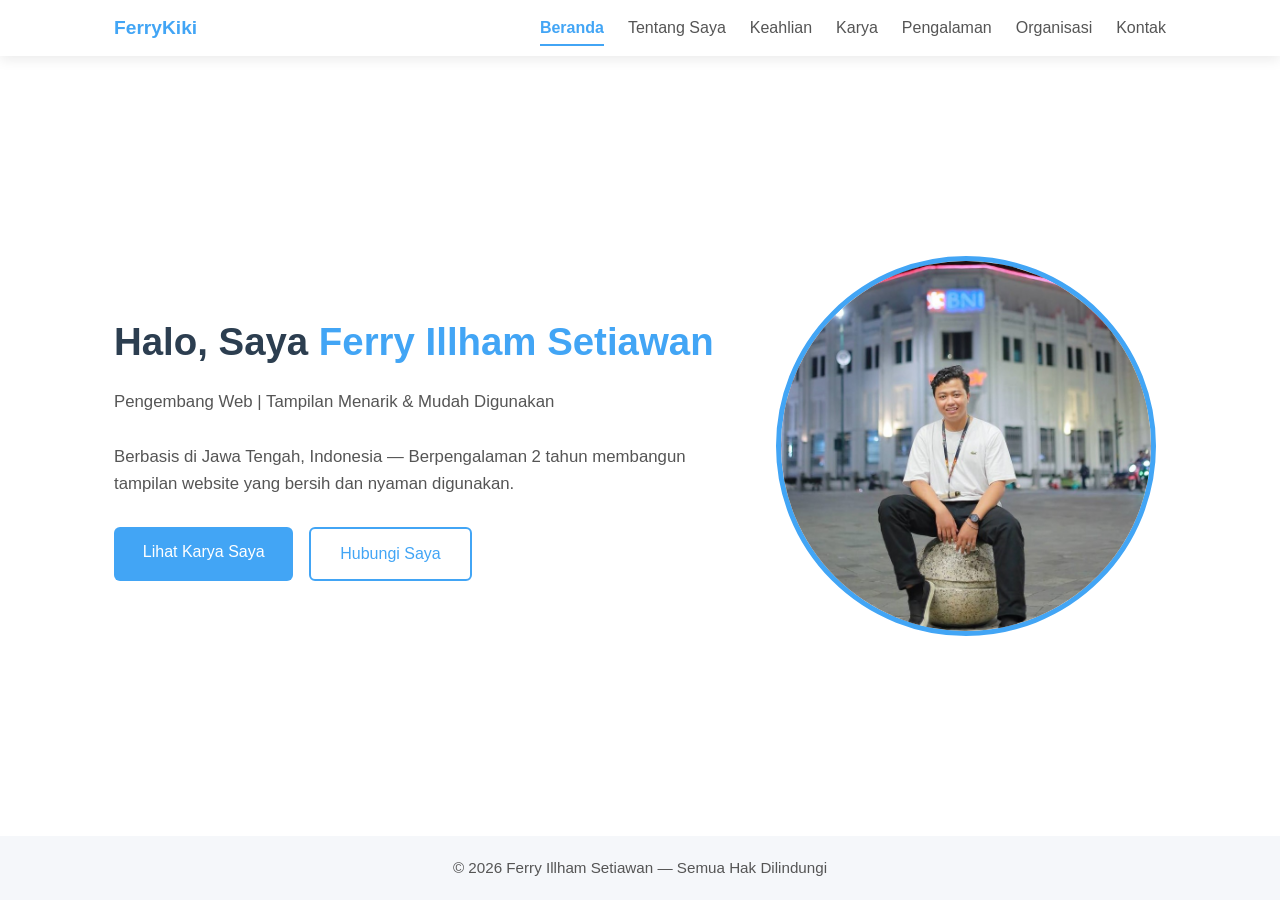
<file: index.html>
<!DOCTYPE html>
<html lang="id">
<head>
    <meta charset="UTF-8">
    <meta name="viewport" content="width=device-width, initial-scale=1.0">
    <title>Portofolio — Ferry Illham Setiawan</title>
    <link rel="stylesheet" href="style.css">
</head>
<body>
    <!-- Navigasi -->
    <nav class="navbar">
        <div class="nav-container">
            <a href="index.html" class="logo">FerryKiki</a>
            <ul class="nav-menu">
                <li><a href="index.html" class="aktif">Beranda</a></li>
                <li><a href="tentang.html">Tentang Saya</a></li>
                <li><a href="keahlian.html">Keahlian</a></li>
                <li><a href="karya.html">Karya</a></li>
                <li><a href="pengalaman.html">Pengalaman</a></li>
                <li><a href="organisasi.html">Organisasi</a></li>
                <li><a href="kontak.html">Kontak</a></li>
            </ul>
            <div class="tombol-menu" id="tombolMenu">☰</div>
        </div>
    </nav>

    <!-- Bagian Utama -->
    <section class="beranda">
        <div class="beranda-kotak">
            <h1>Halo, Saya <span>Ferry Illham Setiawan</span></h1>
            <p class="sub-judul">Pengembang Web | Tampilan Menarik & Mudah Digunakan</p>
            <p>Berbasis di Jawa Tengah, Indonesia — Berpengalaman 2 tahun membangun tampilan website yang bersih dan nyaman digunakan.</p>
            <div class="tombol-grup">
                <a href="karya.html" class="tombol utama">Lihat Karya Saya</a>
                <a href="kontak.html" class="tombol sekunder">Hubungi Saya</a>
            </div>
        </div>
        <div class="beranda-gambar">
            <!-- Ganti foto -->
            <img src="fotoku.jpg" alt="Foto Ferry Illham Setiawan" class="foto-profil">
        </div>
    </section>

    <!-- Footer -->
    <footer class="footer">
        <p>&copy; 2026 Ferry Illham Setiawan — Semua Hak Dilindungi</p>
    </footer>

    <script src="script.js"></script>
</body>
</html>
</file>
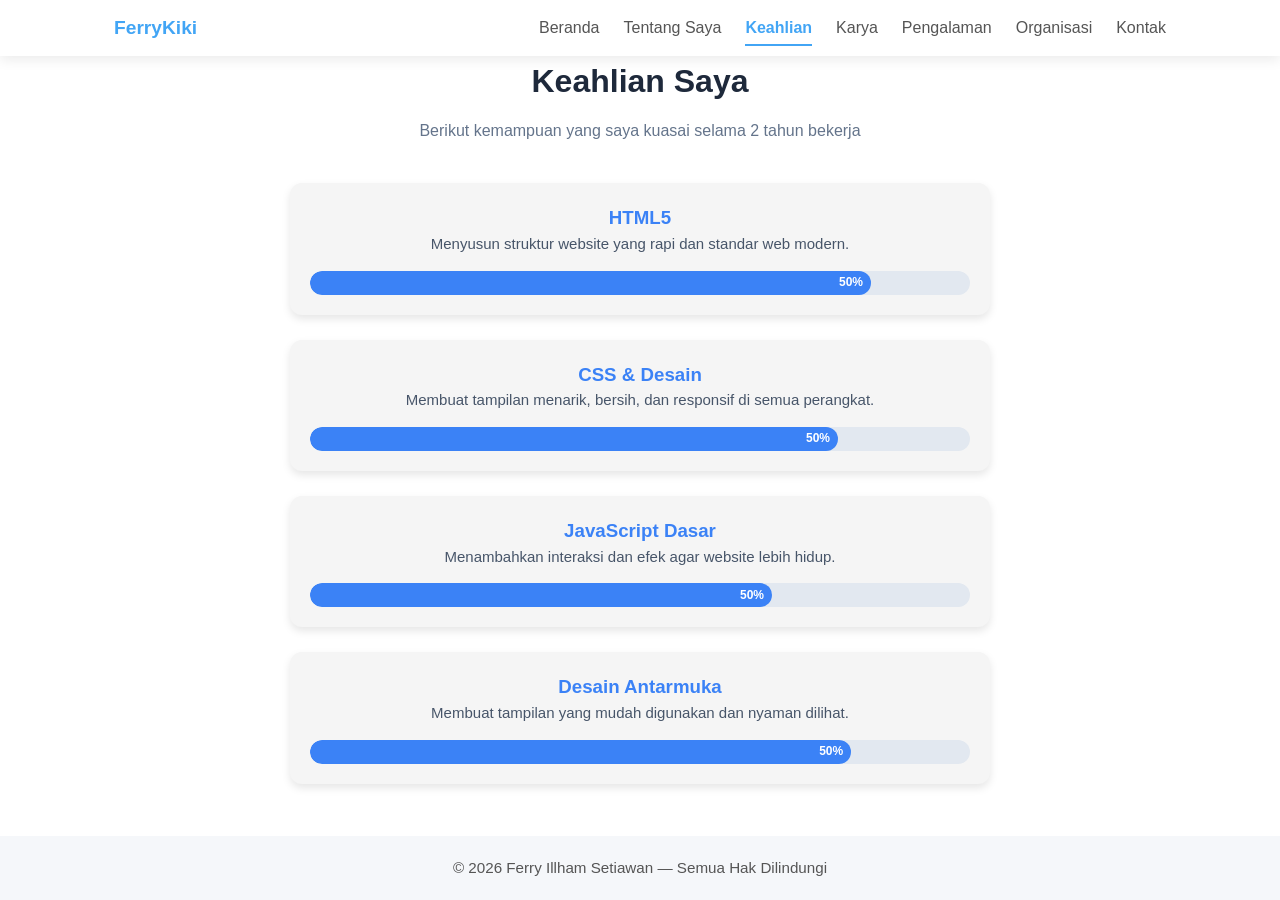
<file: keahlian.html>
<!DOCTYPE html>
<html lang="id">
<head>
    <meta charset="UTF-8">
    <meta name="viewport" content="width=device-width, initial-scale=1.0">
    <title>Keahlian — Ferry Illham Setiawan</title>
    <link rel="stylesheet" href="style.css">
</head>
<body>
    <nav class="navbar">
        <div class="nav-container">
            <a href="index.html" class="logo">FerryKiki</a>
            <ul class="nav-menu">
                <li><a href="index.html">Beranda</a></li>
                <li><a href="tentang.html">Tentang Saya</a></li>
                <li><a href="keahlian.html" class="aktif">Keahlian</a></li>
                <li><a href="karya.html">Karya</a></li>
                <li><a href="pengalaman.html">Pengalaman</a></li>
                <li><a href="organisasi.html">Organisasi</a></li>
                <li><a href="kontak.html">Kontak</a></li>
            </ul>
            <div class="tombol-menu" id="tombolMenu">☰</div>
        </div>
    </nav>

    <section class="skills-section">
    <h2>Keahlian Saya</h2>
    <p class="subtitle">Berikut kemampuan yang saya kuasai selama 2 tahun bekerja</p>

   <div class="skills-container">
    <!-- Kartu HTML5 -->
    <div class="skill-card">
        <h3>HTML5</h3>
        <p>Menyusun struktur website yang rapi dan standar web modern.</p>
        <div class="progress-bar-wrap">
            <div class="progress-bar" data-percent="85">
                <span class="percent-text">0%</span>
            </div>
        </div>
    </div>

    <!-- Kartu CSS & Desain -->
    <div class="skill-card">
        <h3>CSS & Desain</h3>
        <p>Membuat tampilan menarik, bersih, dan responsif di semua perangkat.</p>
        <div class="progress-bar-wrap">
            <div class="progress-bar" data-percent="80">
                <span class="percent-text">0%</span>
            </div>
        </div>
    </div>

    <!-- Kartu JavaScript Dasar -->
    <div class="skill-card">
        <h3>JavaScript Dasar</h3>
        <p>Menambahkan interaksi dan efek agar website lebih hidup.</p>
        <div class="progress-bar-wrap">
            <div class="progress-bar" data-percent="70">
                <span class="percent-text">0%</span>
            </div>
        </div>
    </div>

    <!-- Kartu Desain Antarmuka -->
    <div class="skill-card">
        <h3>Desain Antarmuka</h3>
        <p>Membuat tampilan yang mudah digunakan dan nyaman dilihat.</p>
        <div class="progress-bar-wrap">
            <div class="progress-bar" data-percent="82">
                <span class="percent-text">0%</span>
            </div>
        </div>
    </div>
</div>
</section>

    <footer class="footer">
        <p>&copy; 2026 Ferry Illham Setiawan — Semua Hak Dilindungi</p>
    </footer>

    <script src="script.js"></script>
</body>
</html>
</file>
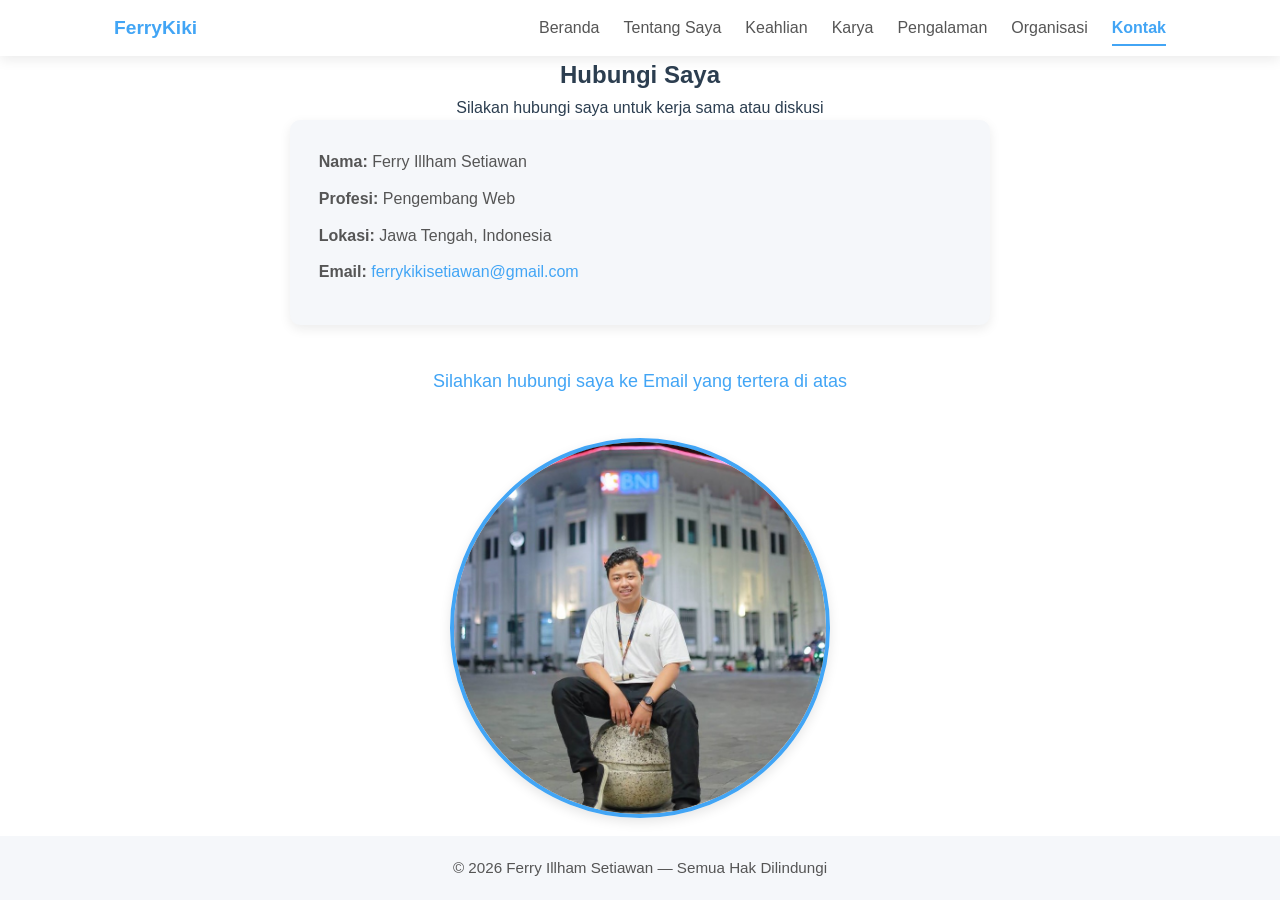
<file: kontak.html>
<!DOCTYPE html>
<html lang="id">
<head>
    <meta charset="UTF-8">
    <meta name="viewport" content="width=device-width, initial-scale=1.0">
    <title>Kontak — Ferry Illham Setiawan</title>
    <link rel="stylesheet" href="style.css">
</head>
<body>
    <nav class="navbar">
        <div class="nav-container">
            <a href="index.html" class="logo">FerryKiki</a>
            <ul class="nav-menu">
                <li><a href="index.html">Beranda</a></li>
                <li><a href="tentang.html">Tentang Saya</a></li>
                <li><a href="keahlian.html">Keahlian</a></li>
                <li><a href="karya.html">Karya</a></li>
                <li><a href="pengalaman.html">Pengalaman</a></li>
                <li><a href="organisasi.html">Organisasi</a></li>
                <li><a href="kontak.html" class="aktif">Kontak</a></li>
            </ul>
            <div class="tombol-menu" id="tombolMenu">☰</div>
        </div>
    </nav>

    <section class="kontak-section">
    <h2>Hubungi Saya</h2>
    <p class="subtitle">Silakan hubungi saya untuk kerja sama atau diskusi</p>

    <div class="kontak-kotak">
        <!-- Kartu Informasi Kontak -->
        <div class="info-kontak">
            <p><strong>Nama:</strong> Ferry Illham Setiawan</p>
            <p><strong>Profesi:</strong> Pengembang Web</p>
            <p><strong>Lokasi:</strong> Jawa Tengah, Indonesia</p>
            <p><strong>Email:</strong> 
                <a href="mailto:ferrykikisetiawan@gmail.com" class="email-link">ferrykikisetiawan@gmail.com</a>
            </p>
        </div>

        <!-- Kalimat Instruksi -->
        <div class="pesan-instruksi">
            <p>Silahkan hubungi saya ke Email yang tertera di atas</p>
        </div>

        <!-- Foto Kamu -->
        <div class="foto-kontak">
            <img src="fotoku.jpg" alt="Ferry Illham Setiawan">
        </div>
    </div>
</section>

<footer class="footer">
    <p>&copy; 2026 Ferry Illham Setiawan — Semua Hak Dilindungi</p>
</footer>

    <script src="script.js"></script>
</body>
</html>
</file>
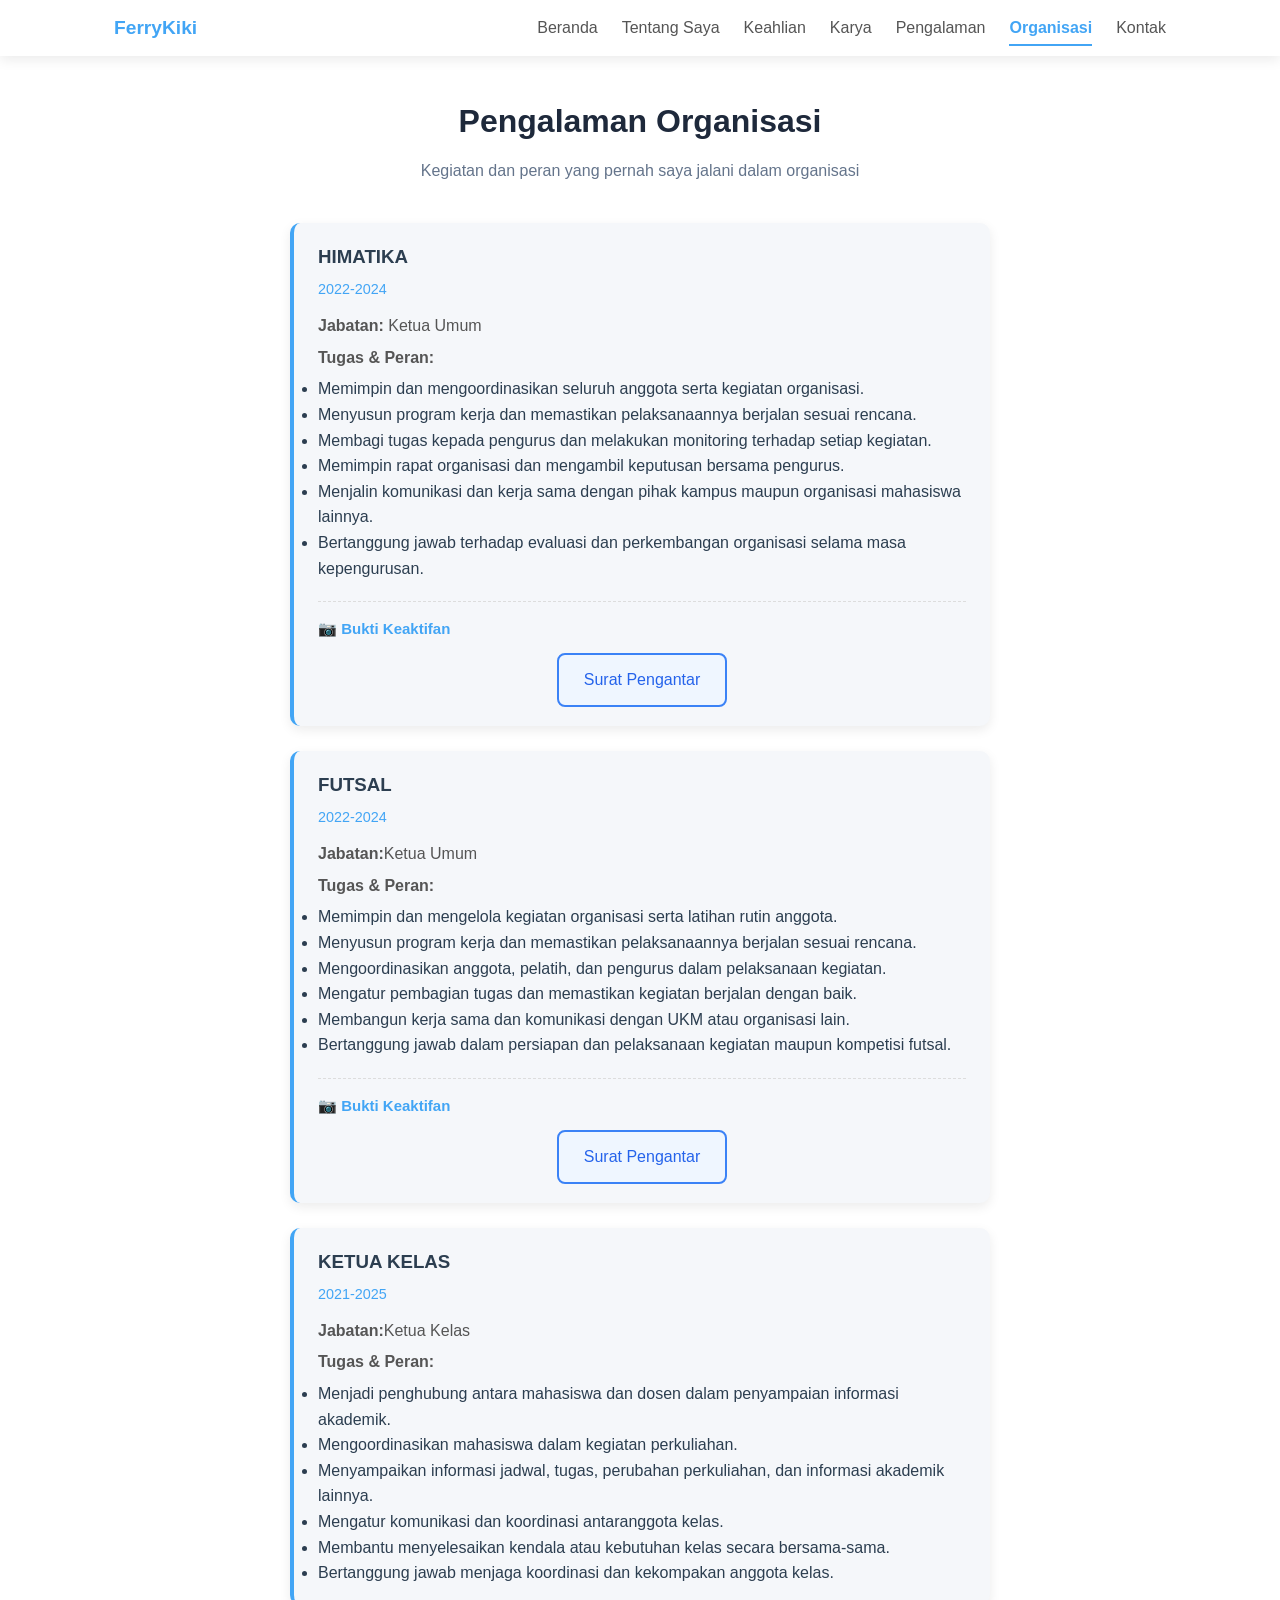
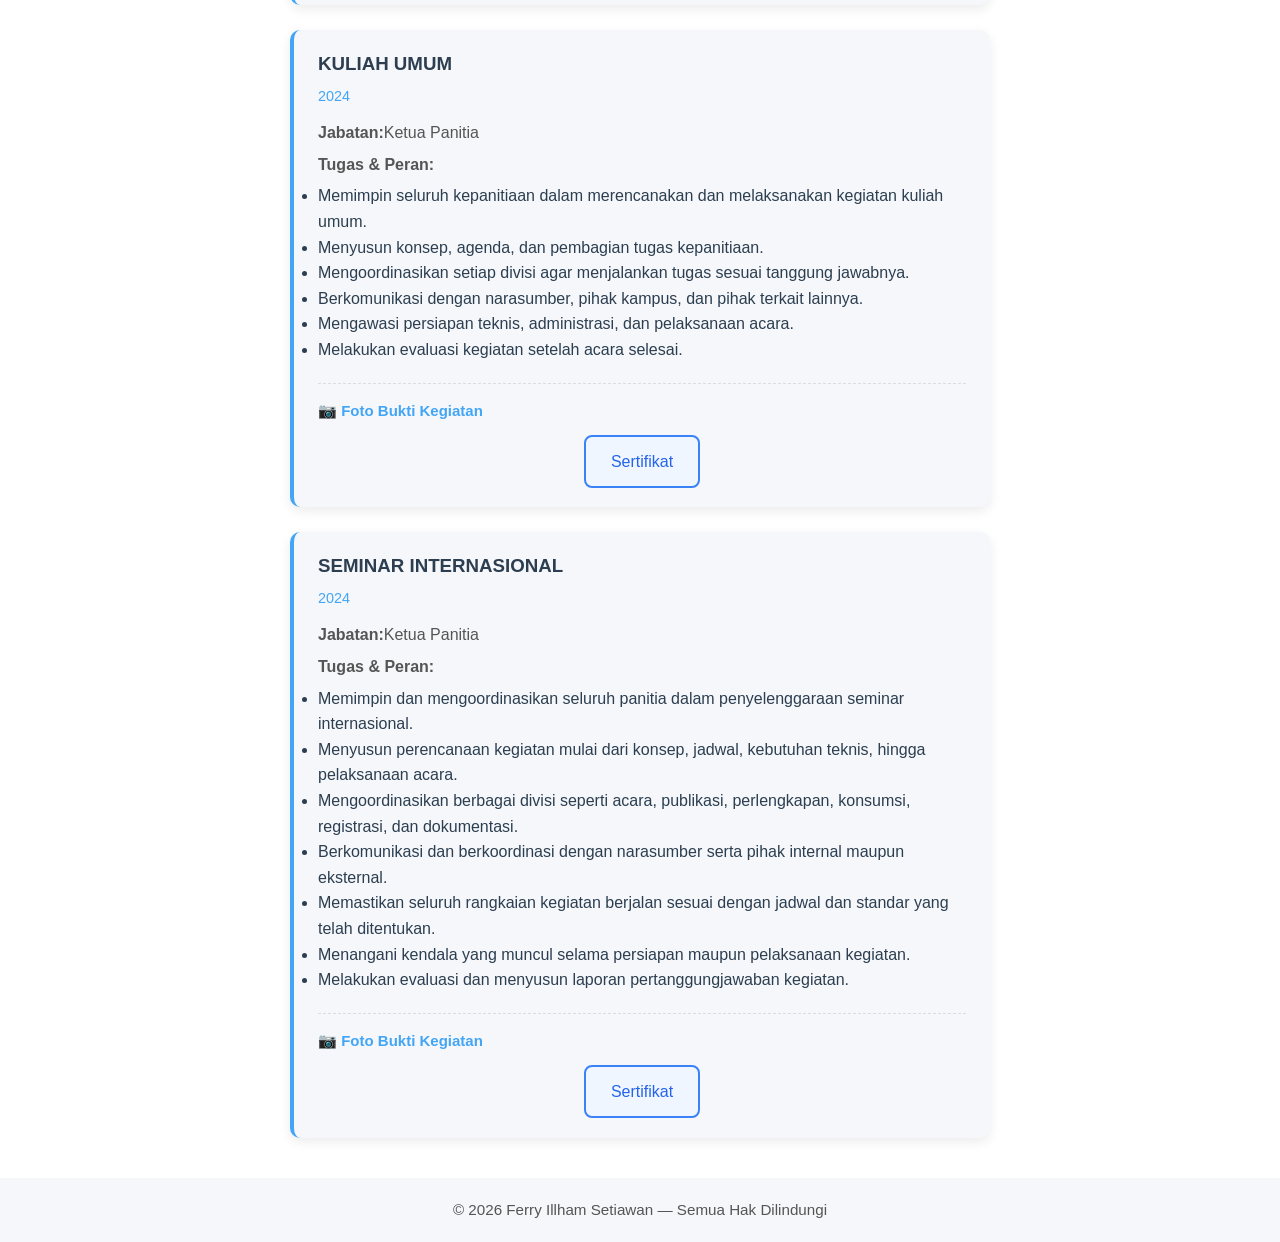
<file: organisasi.html>
<!DOCTYPE html>
<html lang="id">
<head>
    <meta charset="UTF-8">
    <meta name="viewport" content="width=device-width, initial-scale=1.0">
    <title>Pengalaman — Ferry Illham Setiawan</title>
    <link rel="stylesheet" href="style.css">
</head>
<body>
    <nav class="navbar">
        <div class="nav-container">
            <a href="index.html" class="logo">FerryKiki</a>
            <ul class="nav-menu">
                <li><a href="index.html">Beranda</a></li>
                <li><a href="tentang.html">Tentang Saya</a></li>
                <li><a href="keahlian.html">Keahlian</a></li>
                <li><a href="karya.html">Karya</a></li>
                <li><a href="pengalaman.html">Pengalaman</a></li>
                <li><a href="organisasi.html" class="aktif">Organisasi</a></li>
                <li><a href="kontak.html">Kontak</a></li>
            </ul>
            <div class="tombol-menu" id="tombolMenu">☰</div>
        </div>
    </nav>

    <!-- Isi Halaman Organisasi -->
    <section class="organisasi-section">
        <h2>Pengalaman Organisasi</h2>
        <p class="subtitle">Kegiatan dan peran yang pernah saya jalani dalam organisasi</p>
        <div class="daftar-organisasi">
            <div class="item-organisasi">
                <h3>HIMATIKA</h3>
                <p class="periode">2022-2024</p>
                <p><strong>Jabatan:</strong> Ketua Umum</p>
                <p><strong>Tugas & Peran:</strong></p>
                    <ul style="list-style-type: disc;">
                        <li>Memimpin dan mengoordinasikan seluruh anggota serta kegiatan organisasi.</li>
                        <li>Menyusun program kerja dan memastikan pelaksanaannya berjalan sesuai rencana.</li>
                        <li>Membagi tugas kepada pengurus dan melakukan monitoring terhadap setiap kegiatan.</li>
                        <li>Memimpin rapat organisasi dan mengambil keputusan bersama pengurus.</li>
                        <li>Menjalin komunikasi dan kerja sama dengan pihak kampus maupun organisasi mahasiswa lainnya.</li>
                        <li>Bertanggung jawab terhadap evaluasi dan perkembangan organisasi selama masa kepengurusan.</li>
                    </ul>
                    <div class="bukti-foto">
                <h4>📷 Bukti Keaktifan</h4>
                <div class="galeri-bukti">
                    <div class="foto-item">
                        <a href="organisasi/HIMATIKA.png" target="_blank" class="tautan-foto"> Surat Pengantar </a>
                    </div>
                </div>
            </div>
            </div>
            <div class="item-organisasi">
                <h3>FUTSAL</h3>
                <p class="periode">2022-2024</p>
                <p><strong>Jabatan:</strong>Ketua Umum</p>
                <p><strong>Tugas & Peran:</strong></p>
                <ul style="list-style-type: disc;">
                        <li>Memimpin dan mengelola kegiatan organisasi serta latihan rutin anggota.</li>
                        <li>Menyusun program kerja dan memastikan pelaksanaannya berjalan sesuai rencana.</li>
                        <li>Mengoordinasikan anggota, pelatih, dan pengurus dalam pelaksanaan kegiatan.</li>
                        <li>Mengatur pembagian tugas dan memastikan kegiatan berjalan dengan baik.</li>
                        <li>Membangun kerja sama dan komunikasi dengan UKM atau organisasi lain.</li>
                        <li>Bertanggung jawab dalam persiapan dan pelaksanaan kegiatan maupun kompetisi futsal.</li>
                    </ul>
                <div class="bukti-foto">
                <h4>📷 Bukti Keaktifan</h4>
                <div class="galeri-bukti">
                    <div class="foto-item">
                        <a href="organisasi/FUTSAL.png" target="_blank" class="tautan-foto"> Surat Pengantar </a>
                    </div>
                </div>
            </div>
            </div>
            <div class="item-organisasi">
                <h3>KETUA KELAS</h3>
                <p class="periode">2021-2025</p>
                <p><strong>Jabatan:</strong>Ketua Kelas</p>
                <p><strong>Tugas & Peran:</strong></p>
                <ul style="list-style-type: disc;">
                        <li>Menjadi penghubung antara mahasiswa dan dosen dalam penyampaian informasi akademik.</li>
                        <li>Mengoordinasikan mahasiswa dalam kegiatan perkuliahan.</li>
                        <li>Menyampaikan informasi jadwal, tugas, perubahan perkuliahan, dan informasi akademik lainnya.</li>
                        <li>Mengatur komunikasi dan koordinasi antaranggota kelas.</li>
                        <li>Membantu menyelesaikan kendala atau kebutuhan kelas secara bersama-sama.</li>
                        <li>Bertanggung jawab menjaga koordinasi dan kekompakan anggota kelas.</li>
                    </ul>
            </div>
            <div class="item-organisasi">
                <h3>KULIAH UMUM</h3>
                <p class="periode">2024</p>
                <p><strong>Jabatan:</strong>Ketua Panitia</p>
                <p><strong>Tugas & Peran:</strong></p>
                <ul style="list-style-type: disc;">
                        <li>Memimpin seluruh kepanitiaan dalam merencanakan dan melaksanakan kegiatan kuliah umum.</li>
                        <li>Menyusun konsep, agenda, dan pembagian tugas kepanitiaan.</li>
                        <li>Mengoordinasikan setiap divisi agar menjalankan tugas sesuai tanggung jawabnya.</li>
                        <li>Berkomunikasi dengan narasumber, pihak kampus, dan pihak terkait lainnya.</li>
                        <li>Mengawasi persiapan teknis, administrasi, dan pelaksanaan acara.</li>
                        <li>Melakukan evaluasi kegiatan setelah acara selesai.</li>
                    </ul>
                    <div class="bukti-foto">
                <h4>📷 Foto Bukti Kegiatan</h4>
                <div class="galeri-bukti">
                    <div class="foto-item">
                        <a href="organisasi/kuliah-umum.png" target="_blank" class="tautan-foto"> Sertifikat </a>
                    </div>
                </div>
            </div>
            </div>
            <div class="item-organisasi">
                <h3>SEMINAR INTERNASIONAL</h3>
                <p class="periode">2024</p>
                <p><strong>Jabatan:</strong>Ketua Panitia</p>
                <p><strong>Tugas & Peran:</strong></p>
                <ul style="list-style-type: disc;">
                        <li>Memimpin dan mengoordinasikan seluruh panitia dalam penyelenggaraan seminar internasional.</li>
                        <li>Menyusun perencanaan kegiatan mulai dari konsep, jadwal, kebutuhan teknis, hingga pelaksanaan acara.</li>
                        <li>Mengoordinasikan berbagai divisi seperti acara, publikasi, perlengkapan, konsumsi, registrasi, dan dokumentasi.</li>
                        <li>Berkomunikasi dan berkoordinasi dengan narasumber serta pihak internal maupun eksternal.</li>
                        <li>Memastikan seluruh rangkaian kegiatan berjalan sesuai dengan jadwal dan standar yang telah ditentukan.</li>
                        <li>Menangani kendala yang muncul selama persiapan maupun pelaksanaan kegiatan.</li>
                        <li>Melakukan evaluasi dan menyusun laporan pertanggungjawaban kegiatan.</li>
                    </ul>
                    <div class="bukti-foto">
                <h4>📷 Foto Bukti Kegiatan</h4>
                <div class="galeri-bukti">
                    <div class="foto-item">
                        <a href="organisasi/seminar-internasional.png" target="_blank" class="tautan-foto"> Sertifikat </a>
                    </div>
                </div>
            </div>
            </div>

        </div>
    </section>

    <!-- Hak Cipta → Sama seperti halaman lain -->
    <footer class="footer">
        <p>&copy; 2026 Ferry Illham Setiawan — Semua Hak Dilindungi</p>
    </footer>

    <script src="script.js"></script>
</body>
</html>
</file>
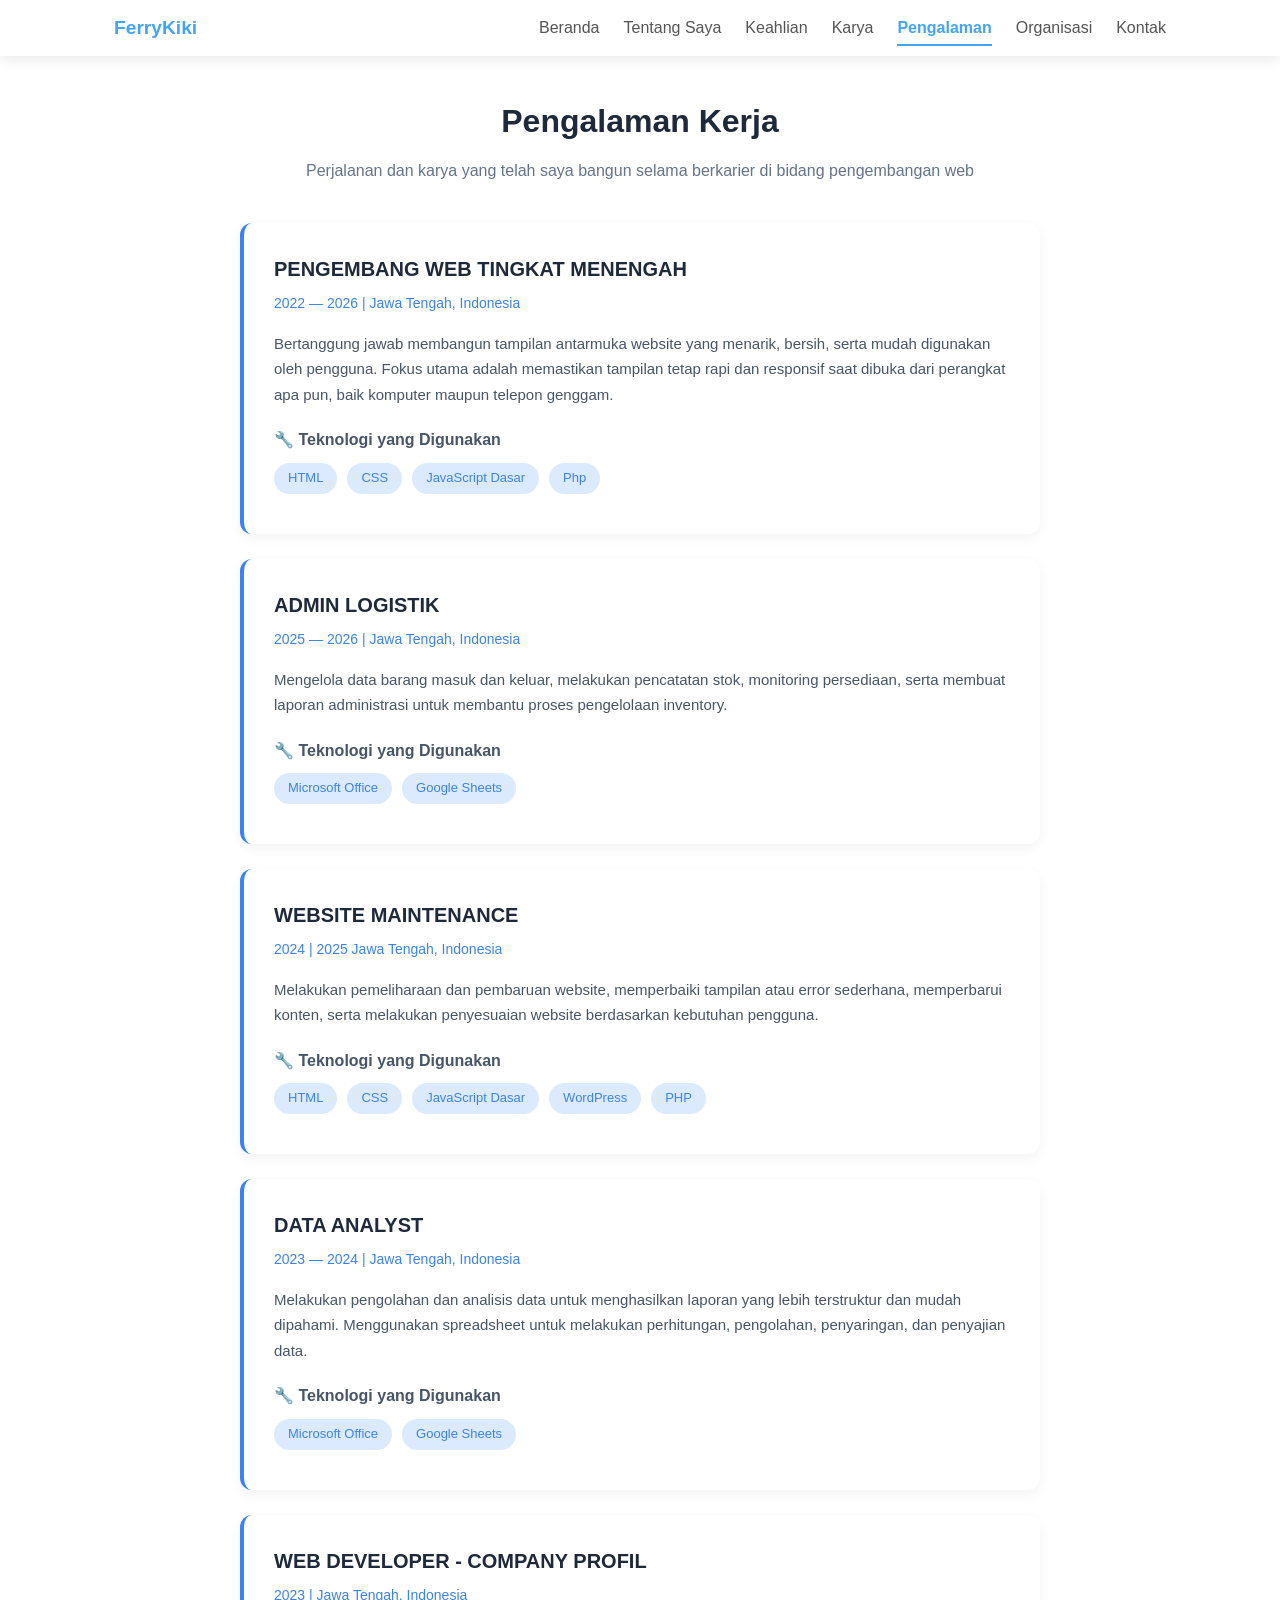
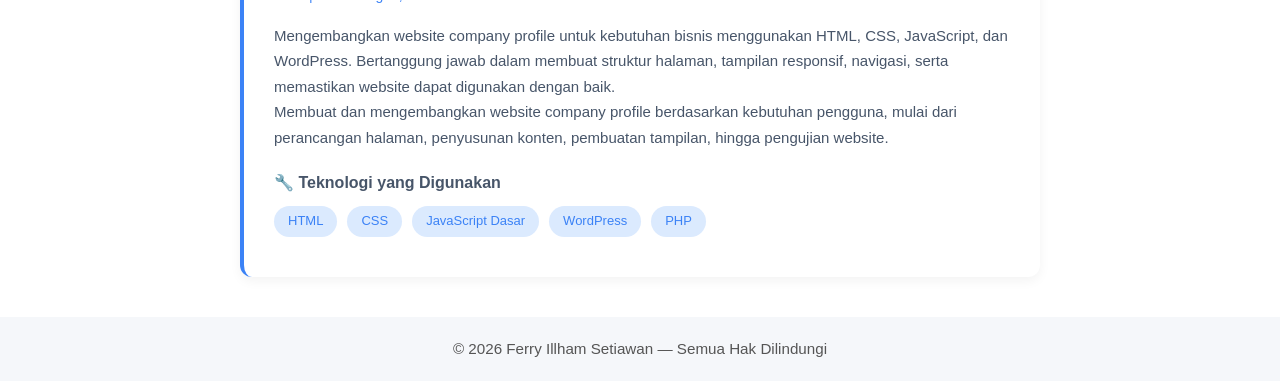
<file: pengalaman.html>
<!DOCTYPE html>
<html lang="id">
<head>
    <meta charset="UTF-8">
    <meta name="viewport" content="width=device-width, initial-scale=1.0">
    <title>Pengalaman — Ferry Illham Setiawan</title>
    <link rel="stylesheet" href="style.css">
</head>
<body>
    <nav class="navbar">
        <div class="nav-container">
            <a href="index.html" class="logo">FerryKiki</a>
            <ul class="nav-menu">
                <li><a href="index.html">Beranda</a></li>
                <li><a href="tentang.html">Tentang Saya</a></li>
                <li><a href="keahlian.html">Keahlian</a></li>
                <li><a href="karya.html">Karya</a></li>
                <li><a href="pengalaman.html" class="aktif">Pengalaman</a></li>
                <li><a href="organisasi.html">Organisasi</a></li>
                <li><a href="kontak.html">Kontak</a></li>
            </ul>
            <div class="tombol-menu" id="tombolMenu">☰</div>
        </div>
    </nav>

    <section class="pengalaman-section">
    <h2>Pengalaman Kerja</h2>
    <p class="subtitle">Perjalanan dan karya yang telah saya bangun selama berkarier di bidang pengembangan web</p>

    <div class="pengalaman-container">

        <!-- Pengalaman -->
        <div class="pengalaman-kartu">
            <h3>PENGEMBANG WEB TINGKAT MENENGAH</h3>
            <p class="waktu">2022 — 2026 | Jawa Tengah, Indonesia</p>
            <div class="deskripsi">
                <p>Bertanggung jawab membangun tampilan antarmuka website yang menarik, bersih, serta mudah digunakan oleh pengguna. Fokus utama adalah memastikan tampilan tetap rapi dan responsif saat dibuka dari perangkat apa pun, baik komputer maupun telepon genggam.</p>
                
                <h4>🔧 Teknologi yang Digunakan</h4>
                <div class="daftar-teknologi">
                    <span>HTML</span>
                    <span>CSS</span>
                    <span>JavaScript Dasar</span>
                    <span>Php</span>
                </div>
            </div>
        </div>

         <div class="pengalaman-kartu">
            <h3>ADMIN LOGISTIK</h3>
            <p class="waktu">2025 — 2026 | Jawa Tengah, Indonesia</p>
            <div class="deskripsi">
                <p>Mengelola data barang masuk dan keluar, melakukan pencatatan stok, monitoring persediaan,
                    serta membuat laporan administrasi untuk membantu proses pengelolaan inventory.</p>
                
                <h4>🔧 Teknologi yang Digunakan</h4>
                <div class="daftar-teknologi">
                    <span>Microsoft Office</span>
                    <span>Google Sheets</span>
                </div>
            </div>
        </div>

        <div class="pengalaman-kartu">
            <h3>WEBSITE MAINTENANCE</h3>
            <p class="waktu">2024 | 2025 Jawa Tengah, Indonesia</p>
            <div class="deskripsi">
                <p>Melakukan pemeliharaan dan pembaruan website, memperbaiki tampilan atau error sederhana, memperbarui konten,
                    serta melakukan penyesuaian website berdasarkan kebutuhan pengguna.</p>
                
                <h4>🔧 Teknologi yang Digunakan</h4>
                <div class="daftar-teknologi">
                    <span>HTML</span>
                    <span>CSS</span>
                    <span>JavaScript Dasar</span>
                    <span>WordPress</span>
                    <span>PHP</span>
                </div>
            </div>
        </div>

        <div class="pengalaman-kartu">
            <h3>DATA ANALYST</h3>
            <p class="waktu">2023 — 2024 | Jawa Tengah, Indonesia</p>
            <div class="deskripsi">
                <p>Melakukan pengolahan dan analisis data untuk menghasilkan laporan yang lebih terstruktur dan mudah dipahami.
                    Menggunakan spreadsheet untuk melakukan perhitungan, pengolahan, penyaringan, dan penyajian data.</p>
                
                <h4>🔧 Teknologi yang Digunakan</h4>
                <div class="daftar-teknologi">
                    <span>Microsoft Office</span>
                    <span>Google Sheets</span>
                </div>
            </div>
        </div>

        <div class="pengalaman-kartu">
            <h3>WEB DEVELOPER - COMPANY PROFIL</h3>
            <p class="waktu">2023 | Jawa Tengah, Indonesia</p>
            <div class="deskripsi">
                <p>Mengembangkan website company profile untuk kebutuhan bisnis menggunakan HTML, CSS, JavaScript, dan WordPress.
                    Bertanggung jawab dalam membuat struktur halaman, tampilan responsif, navigasi, serta memastikan website dapat digunakan dengan baik.</p>
                <p>Membuat dan mengembangkan website company profile berdasarkan kebutuhan pengguna,
                    mulai dari perancangan halaman, penyusunan konten, pembuatan tampilan, hingga pengujian website.</p>
                
                <h4>🔧 Teknologi yang Digunakan</h4>
                <div class="daftar-teknologi">
                    <span>HTML</span>
                    <span>CSS</span>
                    <span>JavaScript Dasar</span>
                    <span>WordPress</span>
                    <span>PHP</span>
                </div>
            </div>
        </div>

    </div>
</section>

    <footer class="footer">
        <p>&copy; 2026 Ferry Illham Setiawan — Semua Hak Dilindungi</p>
    </footer>

    <script src="script.js"></script>
</body>
</html>
</file>
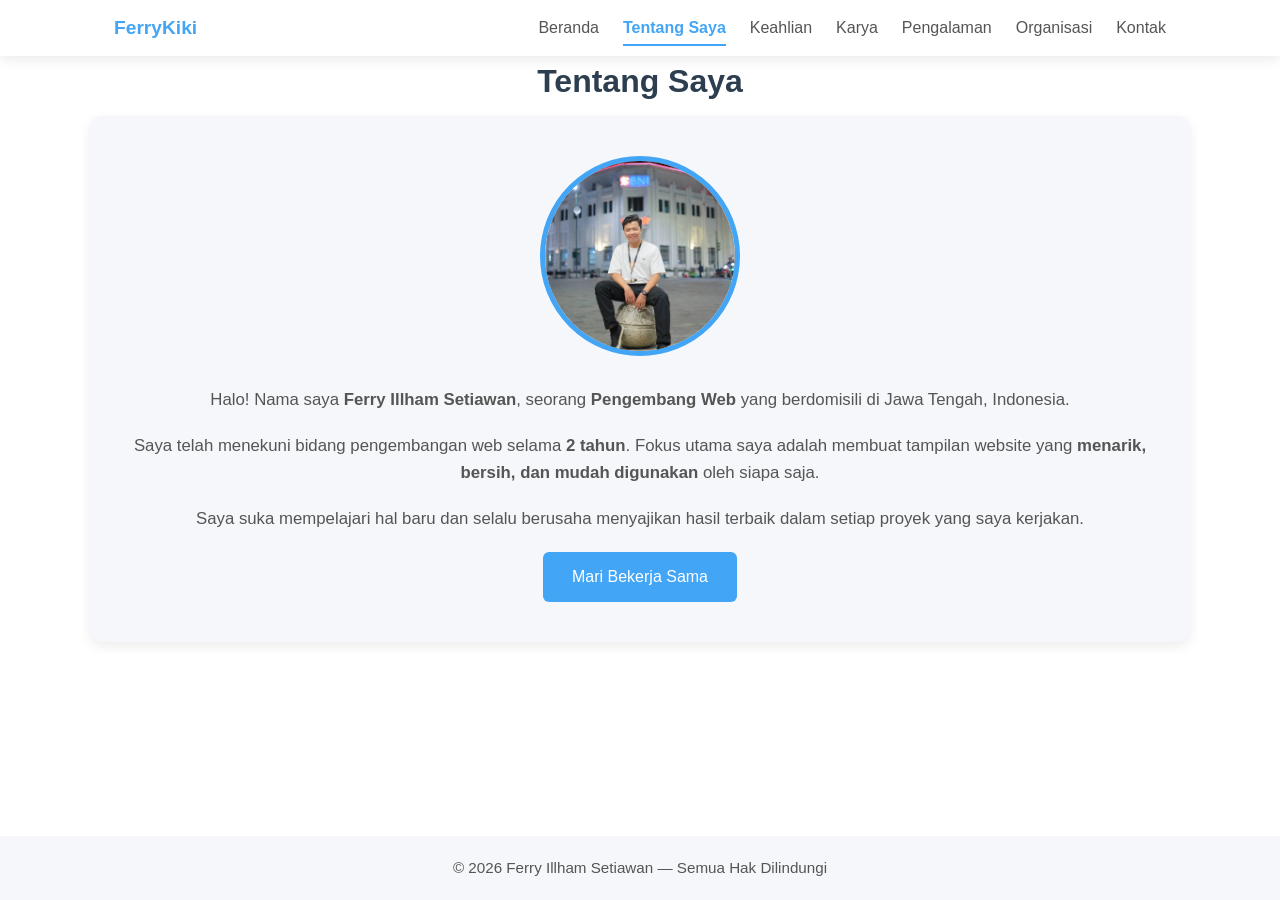
<file: tentang.html>
<!DOCTYPE html>
<html lang="id">
<head>
    <meta charset="UTF-8">
    <meta name="viewport" content="width=device-width, initial-scale=1.0">
    <title>Tentang Saya — Ferry Illham Setiawan</title>
    <link rel="stylesheet" href="style.css">
</head>
<body>
    <nav class="navbar">
        <div class="nav-container">
            <a href="index.html" class="logo">FerryKiki</a>
            <ul class="nav-menu">
                <li><a href="index.html">Beranda</a></li>
                <li><a href="tentang.html" class="aktif">Tentang Saya</a></li>
                <li><a href="keahlian.html">Keahlian</a></li>
                <li><a href="karya.html">Karya</a></li>
                <li><a href="pengalaman.html">Pengalaman</a></li>
                <li><a href="organisasi.html">Organisasi</a></li>
                <li><a href="kontak.html">Kontak</a></li>
            </ul>
            <div class="tombol-menu" id="tombolMenu">☰</div>
        </div>
    </nav>

    <section class="tentang-section">
        <h2 class="judul-bagian">Tentang Saya</h2>
        <div class="tentang-kotak">
            <div style="text-align: center; margin-bottom: 1.5rem;">
                <img src="fotoku.jpg" alt="Foto Ferry" class="foto-profil" style="width: 200px; height: 200px;">
            </div>
            <div class="tentang-teks">
                <p>Halo! Nama saya <strong>Ferry Illham Setiawan</strong>, seorang <strong>Pengembang Web</strong> yang berdomisili di Jawa Tengah, Indonesia.</p>
                <p>Saya telah menekuni bidang pengembangan web selama <strong>2 tahun</strong>. Fokus utama saya adalah membuat tampilan website yang <strong>menarik, bersih, dan mudah digunakan</strong> oleh siapa saja.</p>
                <p>Saya suka mempelajari hal baru dan selalu berusaha menyajikan hasil terbaik dalam setiap proyek yang saya kerjakan.</p>
                <a href="kontak.html" class="tombol utama">Mari Bekerja Sama</a>
            </div>
        </div>
    </section>

    <footer class="footer">
        <p>&copy; 2026 Ferry Illham Setiawan — Semua Hak Dilindungi</p>
    </footer>

    <script src="script.js"></script>
</body>
</html>
</file>
<file: style.css>
/* === PENGATURAN DASAR === */
:root {
    --biru-langit: #42A5F5;
    --biru-terang: #E3F2FD;
    --putih: #FFFFFF;
    --abu-terang: #F5F7FA;
    --abu-teks: #555555;
    --hitam-lembut: #2C3E50;
    --bayangan: 0 4px 12px rgba(0,0,0,0.08);
}

* {
    margin: 0;
    padding: 0;
    box-sizing: border-box;
    font-family: 'Segoe UI', Roboto, sans-serif;
}

body {
    background-color: var(--putih);
    color: var(--hitam-lembut);
    line-height: 1.6;
}

a {
    text-decoration: none;
    color: inherit;
}

ul {
    list-style: none;
}

/* === NAVIGASI === */
.navbar {
    background: var(--putih);
    box-shadow: var(--bayangan);
    position: sticky;
    top: 0;
    z-index: 100;
}

.nav-container {
    max-width: 1100px;
    margin: 0 auto;
    padding: 0.8rem 1.5rem;
    display: flex;
    justify-content: space-between;
    align-items: center;
}

.logo {
    font-size: 1.2rem;
    font-weight: 700;
    color: var(--biru-langit);
}

.nav-menu {
    display: flex;
    gap: 1.5rem;
}

.nav-menu a {
    padding: 0.5rem 0;
    font-weight: 500;
    color: var(--abu-teks);
    border-bottom: 2px solid transparent;
    transition: all 0.3s;
}

.nav-menu a:hover,
.nav-menu a.aktif {
    color: var(--biru-langit);
    border-bottom-color: var(--biru-langit);
}

.tombol-menu {
    display: none;
    font-size: 1.8rem;
    cursor: pointer;
    color: var(--biru-langit);
}

/* === HALAMAN BERANDA === */
.beranda {
    max-width: 1100px;
    margin: 0 auto;
    padding: 3rem 1.5rem;
    display: grid;
    grid-template-columns: 1fr 400px;
    gap: 2.5rem;
    align-items: center;
}

/* KHUSUS TAMPILAN HP */
@media (max-width: 900px) {
  .beranda {
    display: flex;       
    flex-direction: column;
    text-align: center;
    gap: 2rem;
    padding: 2rem 1.5rem;
  }

  .foto-profil {
    width: 240px !important;
    height: 240px !important;
    object-fit: cover;
    object-position: center;
    margin-bottom: 2rem;
  }

  .lingkaran {
    width: 240px;
    height: 240px;
  }

  .tombol-grup {
    justify-content: center;
  }
}
.beranda-kotak h1 {
    font-size: 2.4rem;
    margin-bottom: 1rem;
    color: var(--hitam-lembut);
}
.beranda-kotak span {
    color: var(--biru-langit);
}
.sub-judul {
    font-size: 1.2rem;
    color: var(--biru-langit);
    margin-bottom: 1.2rem;
    font-weight: 500;
}
.beranda-kotak p {
    color: var(--abu-teks);
    margin-bottom: 1.8rem;
    font-size: 1.05rem;
}
.tombol-grup {
    display: flex;
    gap: 1rem;
    flex-wrap: wrap;
}
.tombol {
    padding: 0.75rem 1.8rem;
    border-radius: 6px;
    font-weight: 500;
    transition: all 0.3s;
    display: inline-block;
}
.tombol.utama {
    background: var(--biru-langit);
    color: var(--putih);
}
.tombol.utama:hover {
    background: #1E88E5;
    transform: translateY(-2px);
}
.tombol.sekunder {
    background: var(--putih);
    color: var(--biru-langit);
    border: 2px solid var(--biru-langit);
}
.tombol.sekunder:hover {
    background: var(--biru-terang);
}
.beranda-gambar {
    display: flex;
    justify-content: center;
}
.lingkaran {
    width: 280px;
    height: 280px;
    border-radius: 50%;
    background: linear-gradient(135deg, var(--biru-langit), #90CAF9);
    opacity: 0.85;
}
/* === FOTO PROFIL === */
.foto-profil {
    width: 380px;    
    height: 380px;   
    border-radius: 50%;
    object-fit: cover;
    border: 5px solid var(--biru-langit);
    box-shadow: 0 4px 15px rgba(66, 165, 245, 245, 0.3);
    transition: transform 0.3s ease;
}
.foto-profil:hover {
    transform: scale(1.05);
}
/* === HALAMAN UMUM === */
.halaman {
    max-width: 1100px;
    margin: 0 auto;
    padding: 3rem 1.5rem;
    min-height: 80vh;
}

.judul-bagian {
    text-align: center;
    font-size: 2rem;
    margin-bottom: 0.5rem;
    color: var(--hitam-lembut);
}

.deskripsi-bagian {
    text-align: center;
    color: var(--abu-teks);
    margin-bottom: 2.5rem;
}

/* === TENTANG === */
.tentang-kotak {
    max-width: 1100px;
    margin: 0 auto;
    background: var(--abu-terang);
    padding: 2.5rem;
    border-radius: 12px;
    align-items: center;
    text-align: center;
    box-shadow: var(--bayangan);
}

.tentang-kotak p {
    margin-bottom: 1.2rem;
    color: var(--abu-teks);
    font-size: 1.05rem;
}

/* === KEALIAN === */
.skills-section {
    text-align: center;
    padding-bottom: 40px;
}

.skills-section h2 {
    font-size: 32px;
    color: #1e293b;
    margin-bottom: 10px;
}

.skills-section .subtitle {
    color: #64748b;
    margin-bottom: 40px;
}

.skills-container {
    display: grid !important;
    grid-template-columns: 1fr !important; 
    gap: 25px !important;
    max-width: 700px !important;
    width: 90% !important;
    margin: 0 auto !important;
    box-sizing: border-box !important;
}

.skill-card {
    background-color: #f5f5f5 !important; 
    padding: 20px !important; 
    border-radius: 12px !important; 
    box-shadow: 0 4px 8px rgba(0, 0, 0, 0.1) !important; 
    margin-bottom: 20px !important; 
}

.skill-card h3 {
    color: #3b82f6;
    margin-top: 0;
}

.skill-card p {
    color: #475569;
    font-size: 15px;
    line-height: 1.5;
    margin-bottom: 15px;
}

/* Wrapper Bar */
.progress-bar-wrap {
    height: 24px; 
    background-color: #e2e8f0;
    border-radius: 12px;
    overflow: hidden;
}

/* Bar yang akan berjalan — mulai dari 0% */
.progress-bar {
    height: 100%;
    width: 0;
    background-color: #3b82f6;
    border-radius: 12px;
    display: flex;
    align-items: center;
    justify-content: flex-end; 
    padding-right: 8px;
    transition: width 1.2s ease-out;
}

/* Tulisan angka persen */
.percent-text {
    color: #ffffff;
    font-size: 12px;
    font-weight: bold;
}
/* === KARYA === */

.grid-karya {
    display: grid;
    grid-template-columns: repeat(auto-fit, minmax(280px, 1fr));
    gap: 1.8rem;
}

.kartu-karya {
    background: var(--putih);
    padding: 1.8rem;
    border-radius: 10px;
    box-shadow: var(--bayangan);
    border-left: 4px solid var(--biru-langit);
    transition: transform 0.3s;
}

.kartu-karya:hover {
    transform: translateY(-5px);
}

.kartu-karya h3 {
    margin-bottom: 0.8rem;
    color: var(--hitam-lembut);
}

.kartu-karya p {
    color: var(--abu-teks);
    margin-bottom: 1rem;
}

.tag {
    display: inline-block;
    background: var(--biru-terang);
    color: var(--biru-langit);
    padding: 0.25rem 0.8rem;
    border-radius: 20px;
    font-size: 0.85rem;
    font-weight: 500;
}
/* === Bagian Portofolio === */
.portfolio-section {
    text-align: center;
    padding: 40px 20px;
}

.portfolio-section h2 {
    font-size: 32px;
    color: #1e293b;
    margin-bottom: 10px;
}

.portfolio-section .subtitle {
    color: #64748b;
    margin-bottom: 40px;
}

.portfolio-container {
    display: grid;
    grid-template-columns: repeat(auto-fit, minmax(300px, 1fr));
    gap: 25px;
    max-width: 1200px;
    margin: 0 auto;
}

.portfolio-card {
    background: #ffffff;
    padding: 25px;
    border-radius: 12px;
    border-left: 4px solid #3b82f6;
    box-shadow: 0 4px 12px rgba(0,0,0,0.05);
    text-align: left;
    cursor: pointer; 
    transition: transform 0.3s ease, box-shadow 0.3s ease;
}

.portfolio-card:hover {
    transform: translateY(-5px); 
    box-shadow: 0 8px 20px rgba(59, 130, 246, 0.15);
}

.portfolio-card h3 {
    color: #1e293b;
    margin-top: 0;
    font-size: 18px;
}

.portfolio-card p {
    color: #475569;
    font-size: 14px;
    line-height: 1.6;
    margin-bottom: 15px;
}

.tag {
    display: inline-block;
    background: #dbeafe;
    color: #3b82f6;
    padding: 5px 12px;
    border-radius: 20px;
    font-size: 13px;
}

/* === Kotak Penampil Gambar Saat Diklik === */
.gambar-tampil {
    position: fixed;
    top: 0;
    left: 0;
    width: 100%;
    height: 100%;
    background: rgba(0, 0, 0, 0.8);
    display: flex;
    align-items: center;
    justify-content: center;
    z-index: 999;
}

.gambar-tampil img {
    max-width: 85%;
    max-height: 85%;
    border-radius: 8px;
    box-shadow: 0 0 30px rgba(0,0,0,0.3);
}

.tutup {
    position: absolute;
    top: 20px;
    right: 35px;
    color: white;
    font-size: 40px;
    font-weight: bold;
    cursor: pointer;
    transition: color 0.2s;
}

.tutup:hover {
    color: #ff6b6b;
}

/* === PENGALAMAN === */
.pengalaman-section {
    text-align: center;
    padding: 40px 20px;
}

.pengalaman-section h2 {
    font-size: 32px;
    color: #1e293b;
    margin-bottom: 10px;
}

.pengalaman-section .subtitle {
    color: #64748b;
    margin-bottom: 40px;
}

.pengalaman-container {
    display: grid;
    gap: 25px;
    max-width: 800px;
    margin: 0 auto;
}

.pengalaman-kartu {
    background: #ffffff;
    padding: 30px;
    border-radius: 12px;
    border-left: 4px solid #3b82f6;
    box-shadow: 0 4px 12px rgba(0,0,0,0.05);
    text-align: left;
}

.pengalaman-kartu h3 {
    color: #1e293b;
    margin-top: 0;
    margin-bottom: 5px;
    font-size: 20px;
}

.pengalaman-kartu .waktu {
    color: #3b82f6;
    font-size: 14px;
    margin-bottom: 15px;
    display: inline-block;
}

.pengalaman-kartu h4 {
    color: #475569;
    font-size: 16px;
    margin: 20px 0 10px;
}

.pengalaman-kartu p,
.pengalaman-kartu li {
    color: #475569;
    font-size: 15px;
    line-height: 1.7;
}

.pengalaman-kartu ul {
    padding-left: 20px;
    margin: 0;
}

.pengalaman-kartu li {
    margin-bottom: 6px;
}

.daftar-teknologi {
    display: flex;
    flex-wrap: wrap;
    gap: 10px;
    margin: 10px 0;
}

.daftar-teknologi span {
    background: #dbeafe;
    color: #3b82f6;
    padding: 5px 14px;
    border-radius: 20px;
    font-size: 13px;
}
/* === HALAMAN ORGANISASI === */
.organisasi-section {
    text-align: center;
    padding: 40px 20px;
}

.organisasi-section h2 {
    font-size: 32px;
    color: #1e293b;
    margin-bottom: 10px;
}

.organisasi-section .subtitle {
    color: #64748b;
    margin-bottom: 40px;
}

.daftar-organisasi {
    display: grid;
    gap: 25px;
    max-width: 700px;
    margin: 0 auto;
}

.item-organisasi {
    background: var(--abu-terang);
    padding: 1.2rem 1.5rem;
    border-radius: 10px;
    border-left: 4px solid var(--biru-langit);
    box-shadow: var(--bayangan);
    text-align: left;
    transition: transform 0.2s ease, box-shadow 0.2s ease;
}

.item-organisasi:hover {
    transform: translateX(5px);
    box-shadow: 0 4px 15px rgba(0,0,0,0.08);
}

.item-organisasi h3 {
    color: var(--hitam-lembut);
    margin-top: 0;
    margin-bottom: 5px;
}

.item-organisasi .periode {
    color: var(--biru-langit);
    font-size: 0.9rem;
    font-weight: 500;
    margin-bottom: 12px;
}

.item-organisasi p {
    color: var(--abu-teks);
    margin: 6px 0;
    line-height: 1.6;
}

/* Menandai menu halaman yang sedang dibuka */
.nav-menu a.aktif {
    color: var(--biru-langit);
    font-weight: bold;
}
/* === Foto Bukti Partisipasi === */
.bukti-foto {
    margin-top: 20px;
    padding-top: 15px;
    border-top: 1px dashed #ddd;
}

.bukti-foto h4 {
    color: var(--biru-langit);
    margin: 0 0 12px 0;
    font-size: 15px;
}

.galeri-bukti {
    display: grid;
    gap: 15px;
}

.foto-item {
    text-align: center;
}

.tautan-foto {
    display: inline-block;
    padding: 12px 25px;
    background: #eff6ff;
    color: #2563eb;
    border: 2px solid #3b82f6;
    border-radius: 8px;
    text-decoration: none;
    font-weight: 500;
    transition: all 0.3s ease;
}

.tautan-foto:hover {
    background: #3b82f6;
    color: #ffffff;
}

/* === KONTAK === */
.kontak-section h2,
.kontak-section .subtitle {
    text-align: center;
}
.kontak-kotak {
    max-width: 700px;
    margin: 0 auto;
    display: grid;
    gap: 2rem;
}
.info-kontak {
    background: var(--abu-terang);
    padding: 1.8rem;
    border-radius: 10px;
    box-shadow: var(--bayangan);
}
.info-kontak p {
    margin-bottom: 0.7rem;
    color: var(--abu-teks);
}

/* === FOOTER === */
footer {
    background: var(--abu-terang);
    text-align: center;
    padding: 20px;
    margin-top: auto;
    color: var(--abu-teks);
    font-size: 0.95rem;
}
/* === DASAR: Berlaku untuk SEMUA HALAMAN === */
html, body {
  height: 100%;
  margin: 0;
  box-sizing: border-box;
}

body {
  display: flex;
  flex-direction: column;
  min-height: 100vh; 
}

/* KUNCI UTAMA: Semua konten utama akan MENGISI RUANG KOSONG */
main,
.beranda,
.tentang-section,
.skills-section,
.proyek-section,
.pengalaman-section,
.organisasi-section,
.kontak-section {
  flex: 1; 
  box-sizing: border-box;
}


footer,
.footer {
  background: var(--abu-terang, #f8fafc);
  text-align: center;
  padding: 20px;
  margin-top: auto; 
  color: var(--abu-teks, #64748b);
  font-size: 0.95rem;
  flex-shrink: 0;
}

/* === Kartu Keahlian === */
.skill-card {
  width: 100% !important;
  box-sizing: border-box !important;
  margin: 0 !important;
}

/* === RESPONSIF === */
@media (max-width: 900px) {
    .beranda {
        grid-template-columns: 1fr;
        text-align: center;
    }
    .tombol-grup {
        justify-content: center;
    }
    .lingkaran {
        width: 220px;
        height: 220px;
    }
}
/* === Instruksi & Foto === */
.pesan-instruksi {
    text-align: center;
    padding: 10px;
    font-size: 18px;
    color: var(--biru-langit);
    font-weight: 500;
}

.foto-kontak {
    text-align: center;
}

.foto-kontak img {
    width: 380px;
    height: 380px; 
    object-fit: cover; 
    border-radius: 50%; 
    border: 4px solid var(--biru-langit);
    box-shadow: 0 4px 12px rgba(0,0,0,0.1);
    transition: all 0.3s ease;
}

.foto-kontak img:hover {
    transform: scale(1.05);
    box-shadow: 0 0 15px rgba(37, 99, 235, 0.6);
    border-color: #2563eb;
}
.email-link {
    color: var(--biru-langit);
    text-decoration: none;
    font-weight: 500;
}

.email-link:hover {
    text-decoration: underline;
}

@media (max-width: 768px) {
    .nav-menu {
        position: absolute;
        top: 100%;
        left: 0;
        right: 0;
        background: var(--putih);
        flex-direction: column;
        padding: 1rem;
        gap: 0.8rem;
        box-shadow: 0 8px 10px rgba(0,0,0,0.05);
        display: none;
    }
    .nav-menu.tampil {
        display: flex;
    }
    .tombol-menu {
        display: block;
    }
    .beranda-kotak h1 {
        font-size: 1.8rem;
    }
    .lingkaran {
        width: 180px;
        height: 180px;
    }
}
/* Tombol agar rapi di HP */
button {
  display: block;
  width: 260px;
  margin: 0.8rem auto;
  padding: 1rem;
  border-radius: 8px;
  font-size: 1rem;
  border: none;
}

.btn-utama {
  background-color: #4299e1;
  color: white;
}

.btn-kedua {
  border: 2px solid #4299e1;
  color: #4299e1;
  background: white;
}

/* Sesuaikan ukuran di HP */
@media (max-width: 768px) {
    .foto-profil {
        width: 180px;
        height: 180px;
    }
}
</file>
